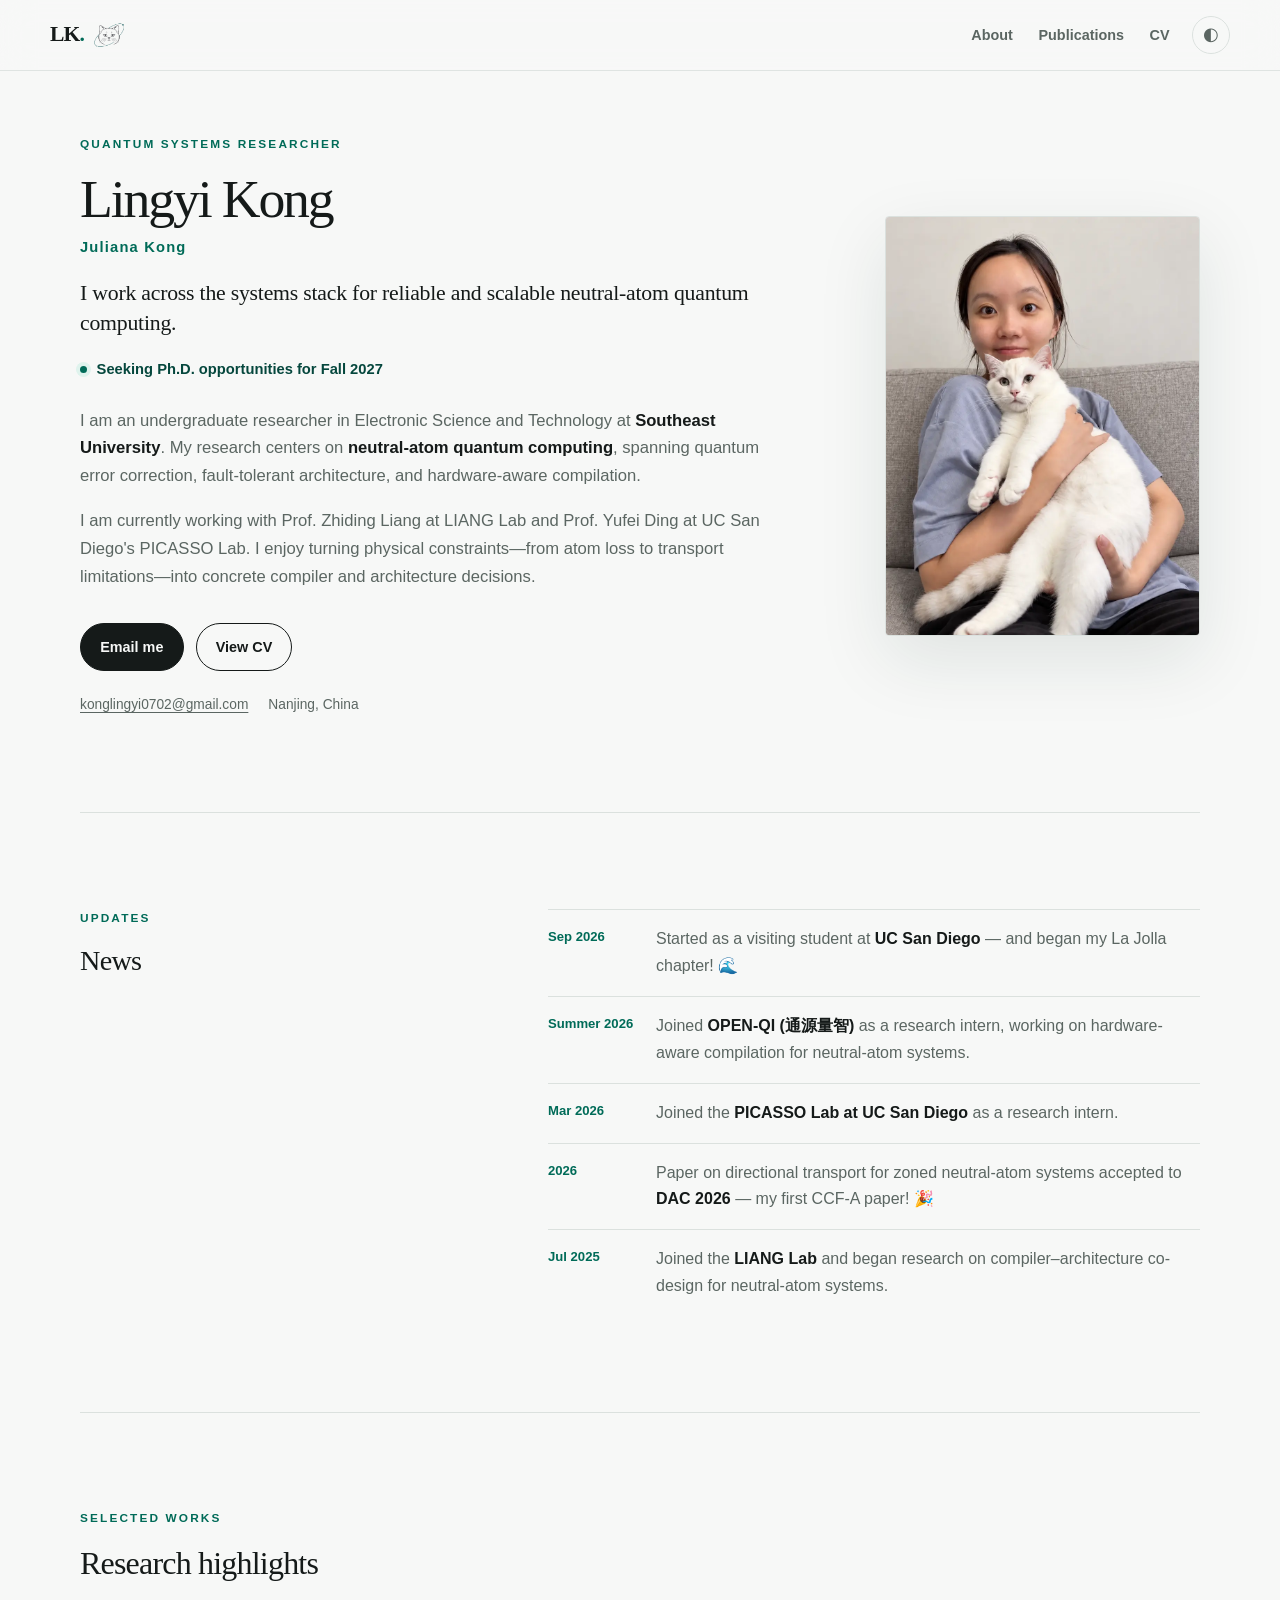
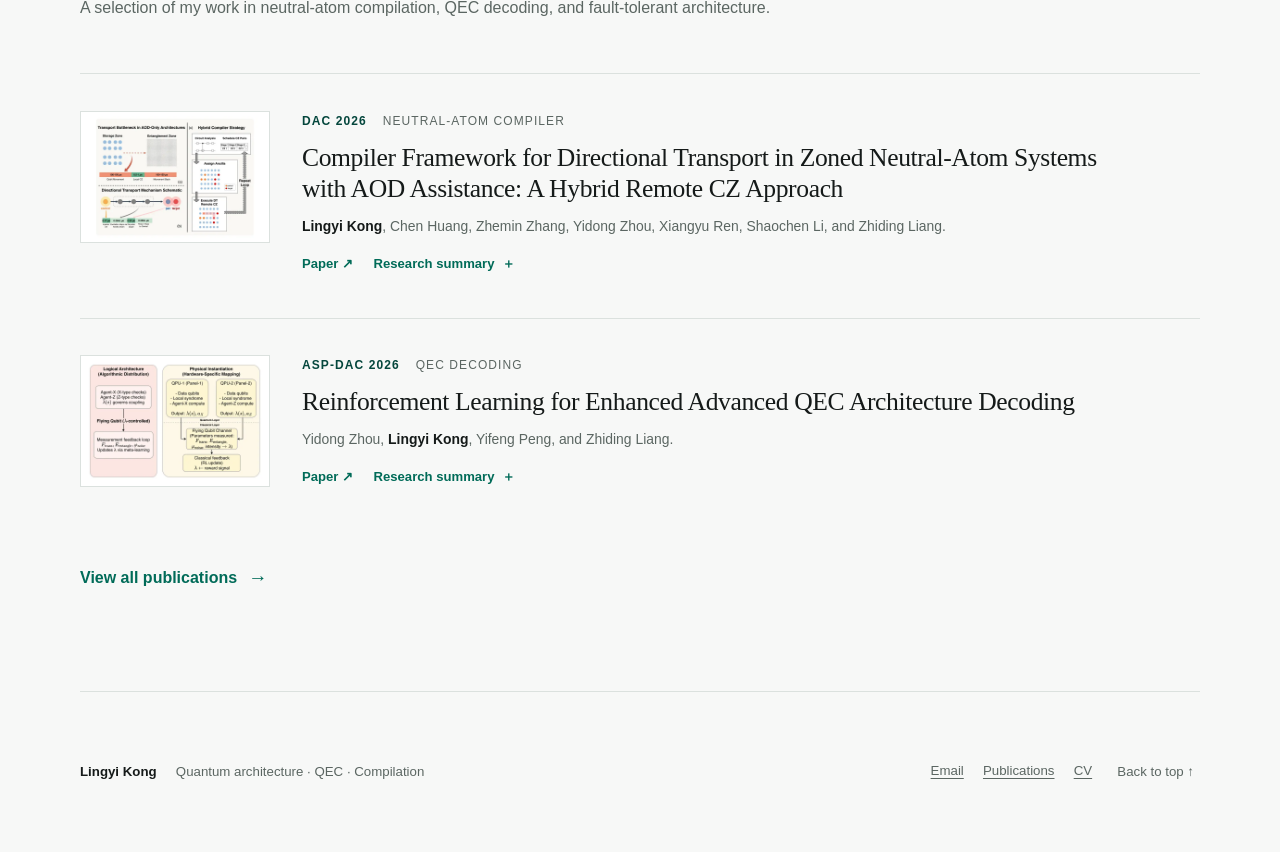
<file: index.html>
<!doctype html>
<html lang="en">
<head>
  <meta charset="utf-8">
  <meta name="viewport" content="width=device-width, initial-scale=1">
  <meta name="description" content="Lingyi Kong researches neutral-atom quantum computing, quantum error correction, and compiler-architecture co-design.">
  <meta name="theme-color" content="#ffffff">
  <title>Lingyi Kong · Quantum Computing Research</title>
  <link rel="icon" type="image/svg+xml" href="data:image/svg+xml,%3Csvg xmlns='http://www.w3.org/2000/svg' viewBox='0 0 64 64'%3E%3Crect width='64' height='64' rx='14' fill='%23006b58'/%3E%3Cpath d='M17 14v36h24v-8H26V14zm22 0L27 31l14 19h10L37 31l12-17z' fill='white'/%3E%3C/svg%3E">
  <link rel="stylesheet" href="assets/styles.css">
  <script type="application/ld+json">
  {
    "@context": "https://schema.org",
    "@type": "Person",
    "name": "Lingyi Kong",
    "alternateName": "Juliana Kong",
    "affiliation": {"@type": "CollegeOrUniversity", "name": "Southeast University"},
    "email": "mailto:lingyi_kong@seu.edu.cn",
    "knowsAbout": ["Neutral-atom quantum computing", "Quantum error correction", "Quantum architecture", "Quantum compilation"]
  }
  </script>
</head>
<body>
  <a class="skip-link" href="#main">Skip to content</a>
  <header class="site-header">
    <div class="nav-wrap">
      <a class="brand-link" href="#about" aria-label="Lingyi Kong, home">
        <span class="wordmark">LK<span>.</span></span>
        <img class="cat-quantum-mark brand-mark" src="assets/cat-quantum-mark.png" width="48" height="48" alt="">
      </a>
      <button class="menu-button" type="button" aria-expanded="false" aria-controls="site-nav">Menu</button>
      <nav id="site-nav" aria-label="Primary navigation">
        <a href="#about">About</a>
        <a href="publications/">Publications</a>
        <a href="cv/">CV</a>
      </nav>
      <button class="theme-button" type="button" aria-label="Switch color theme" title="Switch color theme">
        <span aria-hidden="true">◐</span>
      </button>
    </div>
  </header>

  <main id="main">
    <section class="hero section" id="about">
      <div class="hero-copy reveal">
        <p class="eyebrow">Quantum systems researcher</p>
        <h1>Lingyi Kong</h1>
        <p class="chosen-name">Juliana Kong</p>
        <p class="lede">I work across the systems stack for reliable and scalable neutral-atom quantum computing.</p>
        <p class="availability">Seeking Ph.D. opportunities for Fall 2027</p>
        <div class="intro">
          <p>I am an undergraduate researcher in Electronic Science and Technology at <strong>Southeast University</strong>. My research centers on <strong>neutral-atom quantum computing</strong>, spanning quantum error correction, fault-tolerant architecture, and hardware-aware compilation.</p>
          <p>I am currently working with Prof. Zhiding Liang at LIANG Lab and Prof. Yufei Ding at UC San Diego's PICASSO Lab. I enjoy turning physical constraints—from atom loss to transport limitations—into concrete compiler and architecture decisions.</p>
        </div>
        <div class="hero-actions">
          <a class="button primary" href="mailto:lingyi_kong@seu.edu.cn">Email me</a>
          <a class="button secondary" href="cv/">View CV</a>
        </div>
        <div class="contact-line" aria-label="Contact information">
          <a href="mailto:konglingyi0702@gmail.com">konglingyi0702@gmail.com</a>
          <span>Nanjing, China</span>
        </div>
      </div>

      <figure class="profile-photo reveal">
        <img src="assets/profile-sofa-v4.webp" width="900" height="1200" alt="Lingyi Kong seated on a gray sofa and holding a white cat">
      </figure>
    </section>

    <section class="section highlights reveal" aria-labelledby="highlights-title">
      <div class="section-heading compact-heading">
        <p class="eyebrow">Updates</p>
        <h2 id="highlights-title">News</h2>
      </div>
      <ol class="news-list">
        <li><time>Sep 2026</time><p>Started as a visiting student at <strong>UC San Diego</strong> — and began my La Jolla chapter! 🌊</p></li>
        <li><time>Summer 2026</time><p>Joined <strong>OPEN-QI (通源量智)</strong> as a research intern, working on hardware-aware compilation for neutral-atom systems.</p></li>
        <li><time>Mar 2026</time><p>Joined the <strong>PICASSO Lab at UC San Diego</strong> as a research intern.</p></li>
        <li><time>2026</time><p>Paper on directional transport for zoned neutral-atom systems accepted to <strong>DAC 2026</strong> — my first CCF-A paper! 🎉</p></li>
        <li><time>Jul 2025</time><p>Joined the <strong>LIANG Lab</strong> and began research on compiler–architecture co-design for neutral-atom systems.</p></li>
      </ol>
    </section>

    <section class="section" id="publications" aria-labelledby="publications-title">
      <div class="section-heading reveal">
        <p class="eyebrow">Selected works</p>
        <h2 id="publications-title">Research highlights</h2>
        <p>A selection of my work in neutral-atom compilation, QEC decoding, and fault-tolerant architecture.</p>
      </div>
      <div class="publication-list">
        <article class="publication reveal">
          <figure class="pub-visual pub-figure"><img src="assets/paper-dac-2026-fig1.webp" alt="Directional transport mechanism and hybrid compiler strategy from the DAC 2026 paper"></figure>
          <div class="pub-body">
            <div class="pub-meta"><span class="venue">DAC 2026</span><span>Neutral-atom compiler</span></div>
            <h3>Compiler Framework for Directional Transport in Zoned Neutral-Atom Systems with AOD Assistance: A Hybrid Remote CZ Approach</h3>
            <p class="authors"><strong>Lingyi Kong</strong>, Chen Huang, Zhemin Zhang, Yidong Zhou, Xiangyu Ren, Shaochen Li, and Zhiding Liang.</p>
            <a class="paper-link" href="https://arxiv.org/abs/2604.11000" target="_blank" rel="noopener noreferrer">Paper ↗</a>
            <button class="abstract-toggle" type="button" aria-expanded="false">Research summary <span>＋</span></button>
            <div class="abstract"><p>A compiler and architecture framework combining directional transport with a remote-CZ primitive to reduce entangling latency in zoned neutral-atom systems.</p></div>
          </div>
        </article>

        <article class="publication reveal">
          <figure class="pub-visual pub-figure"><img src="assets/paper-aspdac-2026-fig1.webp" alt="Logical architecture and hardware-specific mapping from the ASP-DAC 2026 paper"></figure>
          <div class="pub-body">
            <div class="pub-meta"><span class="venue">ASP-DAC 2026</span><span>QEC decoding</span></div>
            <h3>Reinforcement Learning for Enhanced Advanced QEC Architecture Decoding</h3>
            <p class="authors">Yidong Zhou, <strong>Lingyi Kong</strong>, Yifeng Peng, and Zhiding Liang.</p>
            <a class="paper-link" href="https://arxiv.org/abs/2601.19279" target="_blank" rel="noopener noreferrer">Paper ↗</a>
            <button class="abstract-toggle" type="button" aria-expanded="false">Research summary <span>＋</span></button>
            <div class="abstract"><p>Reinforcement-learning techniques for improving decoding within advanced quantum error-correction architectures.</p></div>
          </div>
        </article>

      </div>
      <a class="all-publications reveal" href="publications/">View all publications <span aria-hidden="true">→</span></a>
    </section>
  </main>

  <footer>
    <div><strong>Lingyi Kong</strong><span>Quantum architecture · QEC · Compilation</span></div>
    <div><a href="mailto:lingyi_kong@seu.edu.cn">Email</a><a href="publications/">Publications</a><a href="cv/">CV</a><button class="back-top" type="button">Back to top ↑</button></div>
  </footer>

  <script src="assets/script.js"></script>
</body>
</html>
</file>
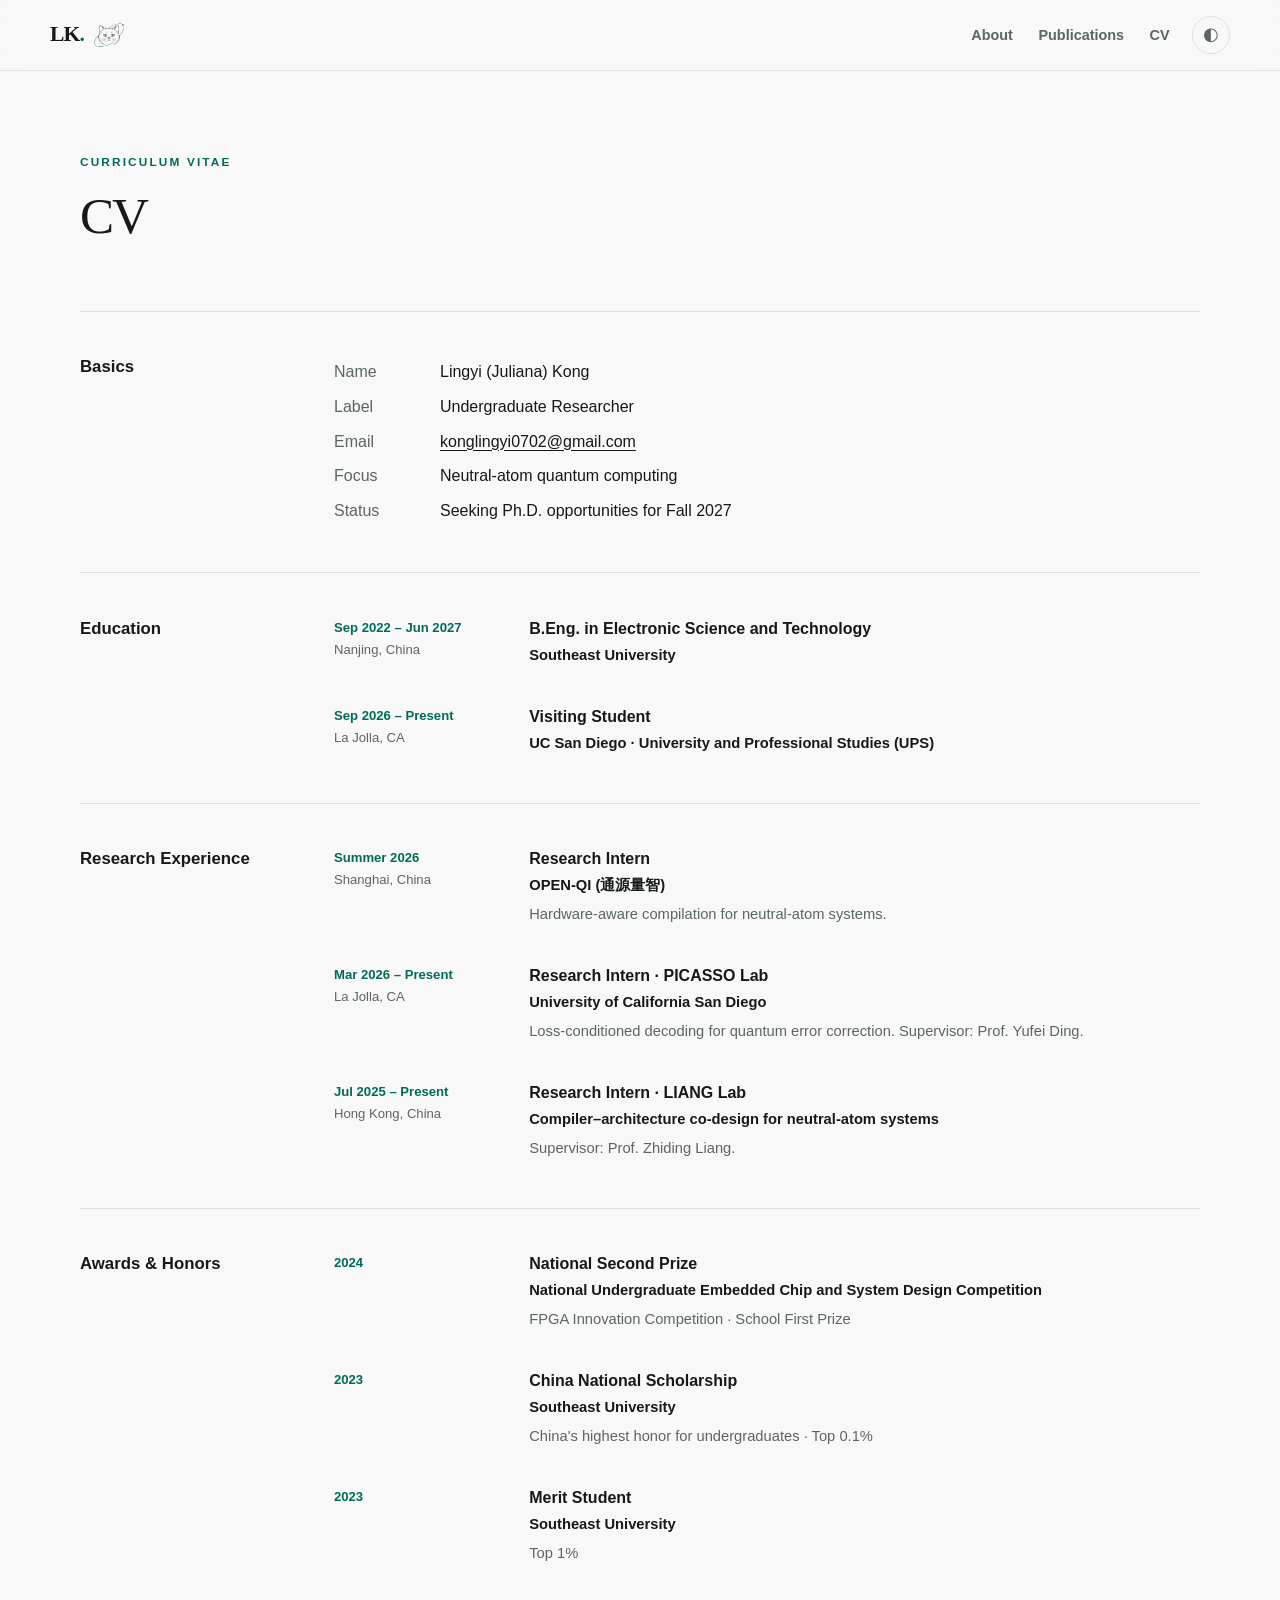
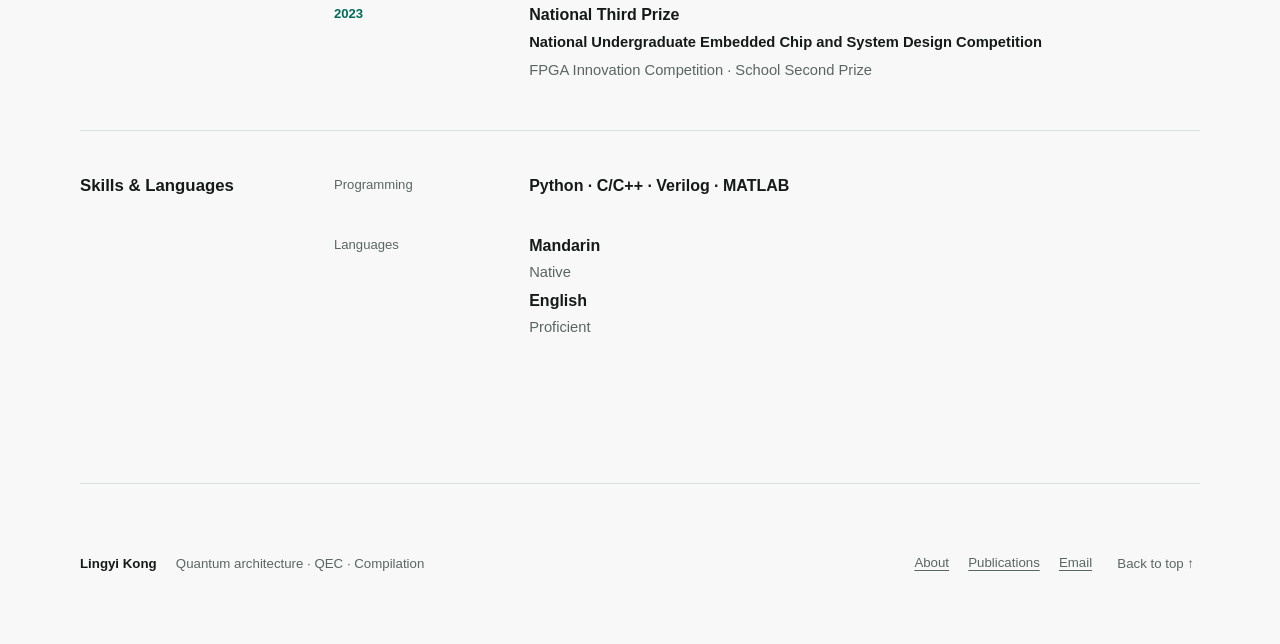
<file: cv/index.html>
<!doctype html>
<html lang="en">
<head>
  <meta charset="utf-8">
  <meta name="viewport" content="width=device-width, initial-scale=1">
  <meta name="description" content="Curriculum vitae of Lingyi Kong, including education, research experience, and honors.">
  <meta name="theme-color" content="#ffffff">
  <title>CV · Lingyi Kong</title>
  <link rel="icon" type="image/svg+xml" href="data:image/svg+xml,%3Csvg xmlns='http://www.w3.org/2000/svg' viewBox='0 0 64 64'%3E%3Crect width='64' height='64' rx='14' fill='%23006b58'/%3E%3Cpath d='M17 14v36h24v-8H26V14zm22 0L27 31l14 19h10L37 31l12-17z' fill='white'/%3E%3C/svg%3E">
  <link rel="stylesheet" href="../assets/styles.css">
</head>
<body>
  <a class="skip-link" href="#main">Skip to content</a>
  <header class="site-header">
    <div class="nav-wrap">
      <a class="brand-link" href="../" aria-label="Lingyi Kong, home">
        <span class="wordmark">LK<span>.</span></span>
        <img class="cat-quantum-mark brand-mark" src="../assets/cat-quantum-mark.png" width="48" height="48" alt="">
      </a>
      <button class="menu-button" type="button" aria-expanded="false" aria-controls="site-nav">Menu</button>
      <nav id="site-nav" aria-label="Primary navigation">
        <a href="../">About</a>
        <a href="../publications/">Publications</a>
        <a href="./" aria-current="page">CV</a>
      </nav>
      <button class="theme-button" type="button" aria-label="Switch color theme" title="Switch color theme"><span aria-hidden="true">◐</span></button>
    </div>
  </header>

  <main id="main">
    <section class="section cv-page">
      <header class="cv-intro reveal">
        <div>
          <p class="eyebrow">Curriculum vitae</p>
          <h1>CV</h1>
        </div>
      </header>

      <section class="cv-section reveal" aria-labelledby="basics-title">
        <h2 id="basics-title">Basics</h2>
        <dl class="cv-basics">
          <div><dt>Name</dt><dd>Lingyi (Juliana) Kong</dd></div>
          <div><dt>Label</dt><dd>Undergraduate Researcher</dd></div>
          <div><dt>Email</dt><dd><a href="mailto:konglingyi0702@gmail.com">konglingyi0702@gmail.com</a></dd></div>
          <div><dt>Focus</dt><dd>Neutral-atom quantum computing</dd></div>
          <div><dt>Status</dt><dd>Seeking Ph.D. opportunities for Fall 2027</dd></div>
        </dl>
      </section>

      <section class="cv-section reveal" aria-labelledby="education-title">
        <h2 id="education-title">Education</h2>
        <div class="cv-entries">
          <article class="cv-entry">
            <div class="cv-when"><time>Sep 2022 – Jun 2027</time><span>Nanjing, China</span></div>
            <div><h3>B.Eng. in Electronic Science and Technology</h3><p class="cv-org">Southeast University</p></div>
          </article>
          <article class="cv-entry">
            <div class="cv-when"><time>Sep 2026 – Present</time><span>La Jolla, CA</span></div>
            <div><h3>Visiting Student</h3><p class="cv-org">UC San Diego · University and Professional Studies (UPS)</p></div>
          </article>
        </div>
      </section>

      <section class="cv-section reveal" aria-labelledby="experience-title">
        <h2 id="experience-title">Research Experience</h2>
        <div class="cv-entries">
          <article class="cv-entry">
            <div class="cv-when"><time>Summer 2026</time><span>Shanghai, China</span></div>
            <div><h3>Research Intern</h3><p class="cv-org">OPEN-QI (通源量智)</p><p>Hardware-aware compilation for neutral-atom systems.</p></div>
          </article>
          <article class="cv-entry">
            <div class="cv-when"><time>Mar 2026 – Present</time><span>La Jolla, CA</span></div>
            <div><h3>Research Intern · PICASSO Lab</h3><p class="cv-org">University of California San Diego</p><p>Loss-conditioned decoding for quantum error correction. Supervisor: Prof. Yufei Ding.</p></div>
          </article>
          <article class="cv-entry">
            <div class="cv-when"><time>Jul 2025 – Present</time><span>Hong Kong, China</span></div>
            <div><h3>Research Intern · LIANG Lab</h3><p class="cv-org">Compiler–architecture co-design for neutral-atom systems</p><p>Supervisor: Prof. Zhiding Liang.</p></div>
          </article>
        </div>
      </section>

      <section class="cv-section reveal" aria-labelledby="awards-title">
        <h2 id="awards-title">Awards &amp; Honors</h2>
        <div class="cv-entries">
          <article class="cv-entry">
            <div class="cv-when"><time>2024</time></div>
            <div><h3>National Second Prize</h3><p class="cv-org">National Undergraduate Embedded Chip and System Design Competition</p><p>FPGA Innovation Competition · School First Prize</p></div>
          </article>
          <article class="cv-entry">
            <div class="cv-when"><time>2023</time></div>
            <div><h3>China National Scholarship</h3><p class="cv-org">Southeast University</p><p>China's highest honor for undergraduates · Top 0.1%</p></div>
          </article>
          <article class="cv-entry">
            <div class="cv-when"><time>2023</time></div>
            <div><h3>Merit Student</h3><p class="cv-org">Southeast University</p><p>Top 1%</p></div>
          </article>
          <article class="cv-entry">
            <div class="cv-when"><time>2023</time></div>
            <div><h3>National Third Prize</h3><p class="cv-org">National Undergraduate Embedded Chip and System Design Competition</p><p>FPGA Innovation Competition · School Second Prize</p></div>
          </article>
        </div>
      </section>

      <section class="cv-section reveal" aria-labelledby="skills-title">
        <h2 id="skills-title">Skills &amp; Languages</h2>
        <div class="cv-entries">
          <article class="cv-entry">
            <div class="cv-when"><span>Programming</span></div>
            <div><h3>Python · C/C++ · Verilog · MATLAB</h3></div>
          </article>
          <article class="cv-entry">
            <div class="cv-when"><span>Languages</span></div>
            <div><h3>Mandarin</h3><p>Native</p><h3>English</h3><p>Proficient</p></div>
          </article>
        </div>
      </section>
    </section>
  </main>

  <footer>
    <div><strong>Lingyi Kong</strong><span>Quantum architecture · QEC · Compilation</span></div>
    <div><a href="../">About</a><a href="../publications/">Publications</a><a href="mailto:lingyi_kong@seu.edu.cn">Email</a><button class="back-top" type="button">Back to top ↑</button></div>
  </footer>
  <script src="../assets/script.js"></script>
</body>
</html>
</file>
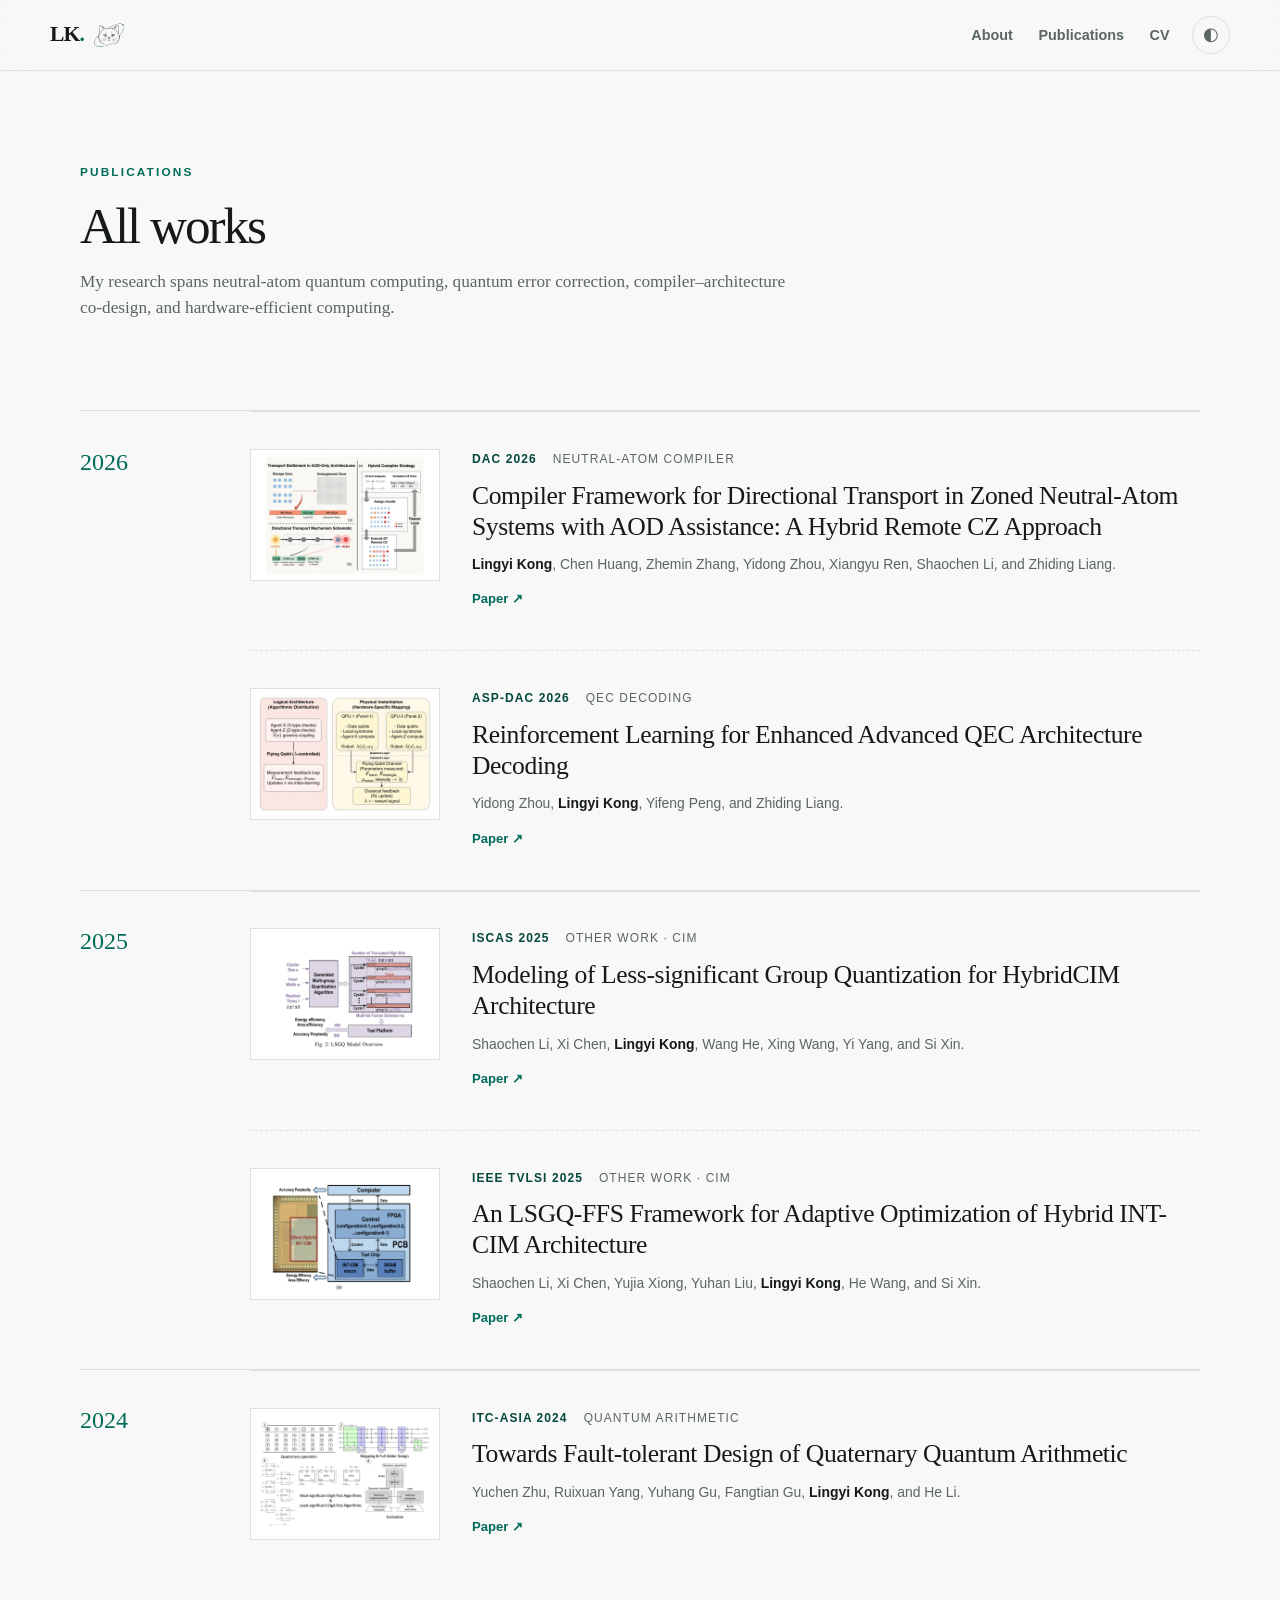
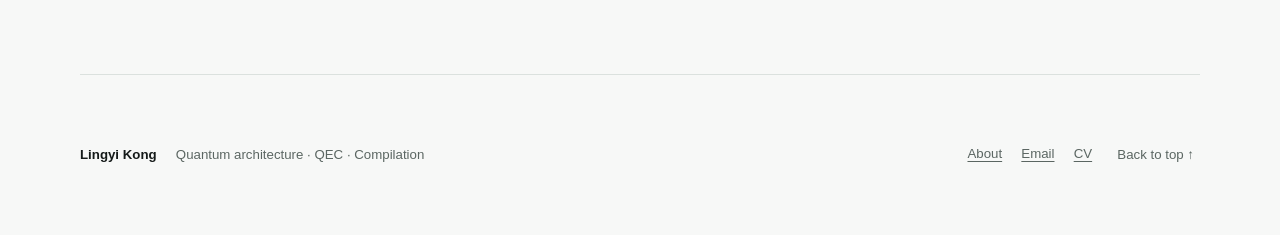
<file: publications/index.html>
<!doctype html>
<html lang="en">
<head>
  <meta charset="utf-8">
  <meta name="viewport" content="width=device-width, initial-scale=1">
  <meta name="description" content="Publications by Lingyi Kong in neutral-atom computing, quantum error correction, quantum architecture, and other hardware systems.">
  <meta name="theme-color" content="#ffffff">
  <title>Publications · Lingyi Kong</title>
  <link rel="icon" type="image/svg+xml" href="data:image/svg+xml,%3Csvg xmlns='http://www.w3.org/2000/svg' viewBox='0 0 64 64'%3E%3Crect width='64' height='64' rx='14' fill='%23006b58'/%3E%3Cpath d='M17 14v36h24v-8H26V14zm22 0L27 31l14 19h10L37 31l12-17z' fill='white'/%3E%3C/svg%3E">
  <link rel="stylesheet" href="../assets/styles.css">
</head>
<body>
  <a class="skip-link" href="#main">Skip to content</a>
  <header class="site-header">
    <div class="nav-wrap">
      <a class="brand-link" href="../" aria-label="Lingyi Kong, home">
        <span class="wordmark">LK<span>.</span></span>
        <img class="cat-quantum-mark brand-mark" src="../assets/cat-quantum-mark.png" width="48" height="48" alt="">
      </a>
      <button class="menu-button" type="button" aria-expanded="false" aria-controls="site-nav">Menu</button>
      <nav id="site-nav" aria-label="Primary navigation">
        <a href="../">About</a>
        <a href="./" aria-current="page">Publications</a>
        <a href="../cv/">CV</a>
      </nav>
      <button class="theme-button" type="button" aria-label="Switch color theme" title="Switch color theme"><span aria-hidden="true">◐</span></button>
    </div>
  </header>

  <main id="main">
    <section class="section publications-page">
      <header class="page-intro reveal">
        <p class="eyebrow">Publications</p>
        <h1>All works</h1>
        <p>My research spans neutral-atom quantum computing, quantum error correction, compiler–architecture co-design, and hardware-efficient computing.</p>
      </header>

      <div class="year-group">
        <div class="year-label reveal"><span>2026</span></div>
        <article class="publication reveal">
          <figure class="pub-visual pub-figure"><img src="../assets/paper-dac-2026-fig1.webp" alt="Directional transport mechanism and hybrid compiler strategy from the DAC 2026 paper"></figure>
          <div class="pub-body">
            <div class="pub-meta"><span class="venue">DAC 2026</span><span>Neutral-atom compiler</span></div>
            <h3>Compiler Framework for Directional Transport in Zoned Neutral-Atom Systems with AOD Assistance: A Hybrid Remote CZ Approach</h3>
            <p class="authors"><strong>Lingyi Kong</strong>, Chen Huang, Zhemin Zhang, Yidong Zhou, Xiangyu Ren, Shaochen Li, and Zhiding Liang.</p>
            <a class="paper-link" href="https://arxiv.org/abs/2604.11000" target="_blank" rel="noopener noreferrer">Paper ↗</a>
          </div>
        </article>
        <article class="publication reveal">
          <figure class="pub-visual pub-figure"><img src="../assets/paper-aspdac-2026-fig1.webp" alt="Logical architecture and hardware-specific mapping from the ASP-DAC 2026 paper"></figure>
          <div class="pub-body">
            <div class="pub-meta"><span class="venue">ASP-DAC 2026</span><span>QEC decoding</span></div>
            <h3>Reinforcement Learning for Enhanced Advanced QEC Architecture Decoding</h3>
            <p class="authors">Yidong Zhou, <strong>Lingyi Kong</strong>, Yifeng Peng, and Zhiding Liang.</p>
            <a class="paper-link" href="https://arxiv.org/abs/2601.19279" target="_blank" rel="noopener noreferrer">Paper ↗</a>
          </div>
        </article>
      </div>

      <div class="year-group">
        <div class="year-label reveal"><span>2025</span></div>
        <article class="publication reveal other-publication">
          <figure class="pub-visual pub-figure"><img src="../assets/paper-iscas-2025-fig2.webp" alt="LSGQ model overview from the ISCAS 2025 paper"></figure>
          <div class="pub-body">
            <div class="pub-meta"><span class="venue">ISCAS 2025</span><span>Other work · CIM</span></div>
            <h3>Modeling of Less-significant Group Quantization for HybridCIM Architecture</h3>
            <p class="authors">Shaochen Li, Xi Chen, <strong>Lingyi Kong</strong>, Wang He, Xing Wang, Yi Yang, and Si Xin.</p>
            <a class="paper-link" href="https://ieeexplore.ieee.org/document/11043555" target="_blank" rel="noopener noreferrer">Paper ↗</a>
          </div>
        </article>
        <article class="publication reveal other-publication">
          <figure class="pub-visual pub-figure"><img src="../assets/paper-tvlsi-2025-fig7a.webp" alt="28-nanometer hybrid INT-CIM die and test platform from the IEEE TVLSI paper"></figure>
          <div class="pub-body">
            <div class="pub-meta"><span class="venue">IEEE TVLSI 2025</span><span>Other work · CIM</span></div>
            <h3>An LSGQ-FFS Framework for Adaptive Optimization of Hybrid INT-CIM Architecture</h3>
            <p class="authors">Shaochen Li, Xi Chen, Yujia Xiong, Yuhan Liu, <strong>Lingyi Kong</strong>, He Wang, and Si Xin.</p>
            <a class="paper-link" href="https://ieeexplore.ieee.org/document/11244865" target="_blank" rel="noopener noreferrer">Paper ↗</a>
          </div>
        </article>
      </div>

      <div class="year-group">
        <div class="year-label reveal"><span>2024</span></div>
        <article class="publication reveal">
          <figure class="pub-visual pub-figure"><img src="../assets/paper-itc-asia-2024-preview.webp" alt="Quaternary quantum operations, full-adder design, algorithms, and evaluation workflow"></figure>
          <div class="pub-body">
            <div class="pub-meta"><span class="venue">ITC-Asia 2024</span><span>Quantum arithmetic</span></div>
            <h3>Towards Fault-tolerant Design of Quaternary Quantum Arithmetic</h3>
            <p class="authors">Yuchen Zhu, Ruixuan Yang, Yuhang Gu, Fangtian Gu, <strong>Lingyi Kong</strong>, and He Li.</p>
            <a class="paper-link" href="https://ieeexplore.ieee.org/document/10661353" target="_blank" rel="noopener noreferrer">Paper ↗</a>
          </div>
        </article>
      </div>
    </section>
  </main>

  <footer>
    <div><strong>Lingyi Kong</strong><span>Quantum architecture · QEC · Compilation</span></div>
    <div><a href="../">About</a><a href="mailto:lingyi_kong@seu.edu.cn">Email</a><a href="../cv/">CV</a><button class="back-top" type="button">Back to top ↑</button></div>
  </footer>
  <script src="../assets/script.js"></script>
</body>
</html>
</file>
<file: assets/styles.css>
:root {
  color-scheme: light;
  --bg: #f7f8f7;
  --surface: #ffffff;
  --ink: #151a19;
  --muted: #5b6662;
  --line: #dbe1de;
  --accent: #006b58;
  --accent-soft: #dff3ed;
  --accent-deep: #05473d;
  --serif: Georgia, 'Times New Roman', serif;
  --sans: Inter, ui-sans-serif, -apple-system, BlinkMacSystemFont, 'Segoe UI', sans-serif;
  --shadow: 0 24px 70px rgba(19, 49, 42, .1);
}

[data-theme="dark"] {
  color-scheme: dark;
  --bg: #0e1412;
  --surface: #151d1a;
  --ink: #eef4f1;
  --muted: #aab7b2;
  --line: #2a3833;
  --accent: #6edbc2;
  --accent-soft: #173d34;
  --accent-deep: #a7edde;
  --shadow: 0 24px 70px rgba(0, 0, 0, .35);
}

* { box-sizing: border-box; }
html { scroll-behavior: smooth; scroll-padding-top: 90px; }
body { margin: 0; background: var(--bg); color: var(--ink); font-family: var(--sans); font-size: 16px; line-height: 1.68; }
a { color: inherit; }
button { font: inherit; }
.skip-link { position: fixed; left: 1rem; top: -5rem; z-index: 100; padding: .7rem 1rem; background: var(--ink); color: var(--bg); }
.skip-link:focus { top: 1rem; }

.site-header { position: sticky; top: 0; z-index: 50; border-bottom: 1px solid color-mix(in srgb, var(--line) 85%, transparent); background: color-mix(in srgb, var(--bg) 88%, transparent); backdrop-filter: blur(16px); }
.nav-wrap { width: min(1180px, calc(100% - 40px)); min-height: 70px; margin: 0 auto; display: flex; align-items: center; gap: 1.4rem; }
.brand-link { display: inline-flex; align-items: center; gap: .45rem; color: inherit; text-decoration: none; }
.wordmark { font: 700 1.35rem/1 var(--serif); letter-spacing: -.04em; }
.wordmark span { color: var(--accent); }
nav { margin-left: auto; display: flex; align-items: center; gap: 1.6rem; }
nav a { color: var(--muted); font-size: .9rem; font-weight: 620; text-decoration: none; }
nav a:hover, nav a:focus-visible { color: var(--accent); }
.theme-button, .menu-button, .back-top { border: 0; color: var(--muted); background: none; cursor: pointer; }
.theme-button { width: 38px; height: 38px; border: 1px solid var(--line); border-radius: 50%; font-size: 1.1rem; }
.menu-button { display: none; margin-left: auto; }

.section { width: min(1120px, calc(100% - 40px)); margin: 0 auto; padding: 96px 0; border-bottom: 1px solid var(--line); }
.hero { min-height: 640px; display: grid; grid-template-columns: minmax(0, 1.45fr) minmax(290px, .65fr); align-items: center; gap: 8vw; padding-top: 64px; }
.eyebrow { margin: 0 0 1rem; color: var(--accent); font-size: .74rem; font-weight: 760; letter-spacing: .18em; text-transform: uppercase; }
.cat-quantum-mark { width: 56px; height: 56px; object-fit: contain; opacity: .86; }
.brand-mark { width: 36px; height: 36px; }
[data-theme="dark"] .cat-quantum-mark { filter: invert(1) brightness(1.15); opacity: .78; }
h1, h2, h3, p { margin-top: 0; }
h1 { margin-bottom: .9rem; font: 500 clamp(2.75rem, 4.2vw, 3.6rem)/1.05 var(--serif); letter-spacing: -.04em; }
.chosen-name { margin: -0.4rem 0 1.1rem; color: var(--accent); font-size: .92rem; font-weight: 650; letter-spacing: .08em; }
.lede { max-width: 680px; margin-bottom: 1.65rem; font: 400 clamp(1.18rem, 1.7vw, 1.42rem)/1.4 var(--serif); letter-spacing: -.01em; }
.availability { display: flex; align-items: center; gap: .6rem; margin: -0.5rem 0 1.55rem; color: var(--accent-deep); font-size: .92rem; font-weight: 680; }
.availability::before { content: ""; flex: 0 0 auto; width: 7px; height: 7px; border-radius: 50%; background: var(--accent); box-shadow: 0 0 0 4px var(--accent-soft); }
.intro { max-width: 720px; color: var(--muted); font-size: 1.04rem; }
.intro strong { color: var(--ink); font-weight: 650; }
.hero-actions { display: flex; flex-wrap: wrap; gap: .75rem; margin: 2rem 0 1.35rem; }
.button { display: inline-flex; min-height: 46px; align-items: center; justify-content: center; padding: .7rem 1.2rem; border: 1px solid var(--ink); border-radius: 100px; font-size: .9rem; font-weight: 700; text-decoration: none; transition: transform .2s ease, background .2s ease; }
.button:hover { transform: translateY(-2px); }
.button.primary { background: var(--ink); color: var(--bg); }
.button.secondary { background: transparent; }
.contact-line { display: flex; flex-wrap: wrap; gap: .4rem 1.25rem; color: var(--muted); font-size: .86rem; }
.contact-line a { text-underline-offset: 3px; }

.identity-card { overflow: hidden; min-height: 465px; display: flex; flex-direction: column; border: 1px solid var(--line); border-radius: 4px; background: var(--surface); box-shadow: var(--shadow); }
.atom-field { position: relative; flex: 1; min-height: 370px; overflow: hidden; background: radial-gradient(circle at 50% 43%, var(--accent-soft) 0 7%, transparent 7.2%), repeating-linear-gradient(0deg, transparent 0 31px, color-mix(in srgb, var(--line) 55%, transparent) 32px), repeating-linear-gradient(90deg, transparent 0 31px, color-mix(in srgb, var(--line) 55%, transparent) 32px); }
.nucleus { position: absolute; left: 50%; top: 45%; z-index: 3; width: 92px; height: 92px; display: grid; place-items: center; transform: translate(-50%, -50%); border-radius: 50%; color: #fff; background: var(--accent-deep); font: 500 2rem/1 var(--serif); box-shadow: 0 0 0 18px color-mix(in srgb, var(--accent-soft) 70%, transparent); }
.orbit { position: absolute; left: 50%; top: 45%; width: 260px; height: 95px; border: 1px solid var(--accent); border-radius: 50%; opacity: .62; }
.orbit-a { transform: translate(-50%, -50%) rotate(0); }
.orbit-b { transform: translate(-50%, -50%) rotate(60deg); }
.orbit-c { transform: translate(-50%, -50%) rotate(-60deg); }
.dot { position: absolute; width: 10px; height: 10px; border-radius: 50%; background: var(--accent); box-shadow: 0 0 0 6px color-mix(in srgb, var(--accent-soft) 78%, transparent); }
.d1 { left: 18%; top: 23%; }.d2 { right: 18%; top: 30%; }.d3 { left: 22%; bottom: 22%; }.d4 { right: 20%; bottom: 19%; }
.identity-meta { padding: 1.3rem 1.4rem 1.45rem; border-top: 1px solid var(--line); }
.identity-meta span { display: block; margin-bottom: .15rem; color: var(--muted); font-size: .75rem; text-transform: uppercase; letter-spacing: .12em; }
.identity-meta strong { font: 500 1.25rem/1.25 var(--serif); }
.profile-photo { margin: 0; overflow: hidden; aspect-ratio: 3 / 4; border: 1px solid var(--line); border-radius: 4px; background: var(--surface); box-shadow: var(--shadow); }
.profile-photo img { display: block; width: 100%; height: 100%; object-fit: cover; object-position: center; }

.section-heading { max-width: 720px; margin-bottom: 3.2rem; }
.section-heading h2, .closing h2 { margin-bottom: .85rem; font: 500 clamp(1.7rem, 2.5vw, 2.3rem)/1.15 var(--serif); letter-spacing: -.025em; }
.section-heading > p:last-child { color: var(--muted); }
.compact-heading { margin-bottom: 2rem; }
.compact-heading h2 { font-size: clamp(1.65rem, 2.2vw, 2.05rem); }

.highlights { display: grid; grid-template-columns: .75fr 1.25fr; gap: 6vw; }
.news-list { margin: 0; padding: 0; list-style: none; }
.news-list li { display: grid; grid-template-columns: 92px 1fr; gap: 1rem; padding: 1rem 0; border-top: 1px solid var(--line); }
.news-list time { color: var(--accent); font-size: .82rem; font-weight: 750; }
.news-list p { margin: 0; color: var(--muted); }
.news-list strong { color: var(--ink); }
.news-list a { color: inherit; text-decoration-color: var(--accent); text-underline-offset: .18em; }

.research-grid { display: grid; grid-template-columns: repeat(3, 1fr); gap: 1rem; }
.research-card { min-height: 410px; display: flex; flex-direction: column; padding: 1.7rem; border: 1px solid var(--line); background: var(--surface); }
.card-index { margin-bottom: 4.8rem; color: var(--accent); font-size: .77rem; font-weight: 740; }
.research-card h3 { max-width: 230px; font: 500 1.7rem/1.08 var(--serif); }
.research-card p { color: var(--muted); }
.research-card ul { margin: auto 0 0; padding: 1rem 0 0; border-top: 1px solid var(--line); list-style: none; color: var(--muted); font-size: .82rem; }
.research-card li { padding: .14rem 0; }

.publication-list { display: flex; flex-direction: column; }
.publication { display: grid; grid-template-columns: 190px 1fr; gap: 2rem; padding: 2.3rem 0; border-top: 1px solid var(--line); }
.pub-visual { position: relative; height: 132px; overflow: hidden; border: 1px solid var(--line); background: var(--surface); }
.pub-figure { margin: 0; padding: 4px; background: #fff; }
.pub-figure img { width: 100%; height: 100%; object-fit: contain; display: block; }
.pub-body h3 { max-width: 820px; margin-bottom: .7rem; font: 500 clamp(1.25rem, 2vw, 1.72rem)/1.22 var(--serif); letter-spacing: -.015em; }
.pub-meta { display: flex; flex-wrap: wrap; gap: .5rem 1rem; margin-bottom: .65rem; color: var(--muted); font-size: .75rem; text-transform: uppercase; letter-spacing: .09em; }
.venue { color: var(--accent-deep); font-weight: 800; }
.venue.preprint { color: #9a5d00; }
[data-theme="dark"] .venue.preprint { color: #f2bd68; }
.authors { margin-bottom: .55rem; color: var(--muted); font-size: .87rem; }
.authors strong { color: var(--ink); }
.paper-link { display: inline-block; margin: .08rem 1rem .2rem 0; color: var(--accent); font-size: .82rem; font-weight: 750; text-decoration: none; }
.paper-link:hover { text-decoration: underline; text-underline-offset: .2em; }
.paper-link:focus-visible { outline: 2px solid var(--accent); outline-offset: 3px; }
.abstract-toggle { padding: .35rem 0; border: 0; color: var(--accent); background: none; cursor: pointer; font-size: .82rem; font-weight: 700; }
.abstract-toggle span { display: inline-block; margin-left: .25rem; transition: transform .2s ease; }
.abstract-toggle[aria-expanded="true"] span { transform: rotate(45deg); }
.abstract { display: grid; grid-template-rows: 0fr; transition: grid-template-rows .25s ease; }
.abstract > p { overflow: hidden; margin: 0; color: var(--muted); font-size: .9rem; }
.abstract.open { grid-template-rows: 1fr; }
.abstract.open > p { padding-top: .55rem; }

.visual-transport span { position: absolute; width: 12px; height: 12px; border-radius: 50%; background: var(--accent); }
.visual-transport span:nth-child(1){left:18%;top:26%}.visual-transport span:nth-child(2){left:44%;top:67%}.visual-transport span:nth-child(3){right:18%;top:28%}.visual-transport span:nth-child(4){right:31%;bottom:14%}
.visual-transport:before,.visual-transport:after { content:""; position:absolute; left:20%; top:32%; width:62%; height:1px; background:var(--accent); transform:rotate(12deg); transform-origin:left; }
.visual-transport:after { top:70%; transform:rotate(-32deg); }
.visual-decode { background: repeating-linear-gradient(90deg, var(--surface) 0 23px, var(--accent-soft) 24px 25px), repeating-linear-gradient(0deg, transparent 0 23px, var(--accent-soft) 24px 25px); }
.visual-decode span { position:absolute; width:9px; height:9px; border:2px solid var(--accent); transform:rotate(45deg); }.visual-decode span:nth-child(1){left:25%;top:27%}.visual-decode span:nth-child(2){left:51%;top:57%;background:var(--accent)}.visual-decode span:nth-child(3){right:17%;top:18%}.visual-decode span:nth-child(4){right:28%;bottom:11%;background:var(--accent)}
.visual-pipeline { display:flex; align-items:center; justify-content:center; gap:9px; }.visual-pipeline span { width:24px; height:64px; border:1px solid var(--accent); background:var(--accent-soft); }.visual-pipeline span:nth-child(2){height:88px}.visual-pipeline span:nth-child(3){height:50px}.visual-pipeline span:nth-child(4){height:74px}
.visual-quaternary { display:grid; grid-template-columns:repeat(2,1fr); }.visual-quaternary span { display:grid; place-items:center; border:1px solid var(--line); color:var(--accent); font:500 1.3rem var(--serif); }
.visual-cim { display: grid; grid-template-columns: repeat(4, 1fr); gap: 7px; padding: 22px; }
.visual-cim span { border: 1px solid var(--line); background: linear-gradient(to top, var(--accent-soft) 0 62%, transparent 62%); }

.all-publications { display: inline-flex; align-items: center; gap: .7rem; margin-top: 2rem; color: var(--accent); font-weight: 750; text-decoration: none; }
.all-publications span { font-size: 1.2rem; transition: transform .2s ease; }
.all-publications:hover span { transform: translateX(4px); }
.publications-page { padding-top: 92px; }
.page-intro { max-width: 820px; margin-bottom: 5.5rem; }
.page-intro h1 { margin-bottom: 1rem; font-size: clamp(2.5rem, 4vw, 3.2rem); }
.page-intro > p:last-child { max-width: 720px; color: var(--muted); font: 400 clamp(1.05rem, 1.35vw, 1.2rem)/1.55 var(--serif); }
.year-group { display: grid; grid-template-columns: 130px 1fr; column-gap: 2.5rem; border-top: 1px solid var(--line); }
.year-label { padding-top: 2.35rem; }
.year-label span { display: block; color: var(--accent); font: 500 1.5rem var(--serif); }
.year-label small { color: var(--muted); font-size: .72rem; }
.year-group .publication { grid-column: 2; }
.year-group .publication + .publication { border-top-style: dashed; }
.pub-note { margin: .4rem 0 0; color: var(--muted); font-size: .86rem; }
.other-publication { opacity: .86; }

.cv-page { padding-top: 82px; }
.cv-intro { display: flex; align-items: end; justify-content: space-between; gap: 2rem; margin-bottom: 4.25rem; }
.cv-intro h1 { margin: 0; font-size: clamp(2.5rem, 4vw, 3.2rem); }
.cv-section { display: grid; grid-template-columns: 190px 1fr; column-gap: 4rem; padding: 2.7rem 0; border-top: 1px solid var(--line); }
.cv-section > h2 { margin: 0; font: 700 1.05rem/1.45 var(--sans); }
.cv-entries { min-width: 0; }
.cv-entry { display: grid; grid-template-columns: 160px 1fr; column-gap: 2.2rem; padding: 0 0 2.1rem; }
.cv-entry:last-child { padding-bottom: 0; }
.cv-when time, .cv-when span { display: block; color: var(--muted); font-size: .82rem; }
.cv-when time { color: var(--accent); font-weight: 750; }
.cv-entry h3 { margin-bottom: .15rem; font: 650 1rem/1.48 var(--sans); }
.cv-entry p { margin-bottom: .25rem; color: var(--muted); font-size: .92rem; }
.cv-entry .cv-org { color: var(--ink); font-weight: 650; }
.cv-basics { margin: 0; }
.cv-basics div { display: grid; grid-template-columns: 90px 1fr; gap: 1rem; padding: .25rem 0; }
.cv-basics dt { color: var(--muted); }
.cv-basics dd { margin: 0; }
.cv-basics a { text-underline-offset: 3px; }

.other-work { margin-top: 1.8rem; border-top: 1px solid var(--line); border-bottom: 1px solid var(--line); }
.other-work summary { display: flex; justify-content: space-between; gap: 1rem; padding: 1.25rem 0; cursor: pointer; font-weight: 700; }
.other-count { color: var(--muted); font-size: .82rem; font-weight: 500; }
.other-content { padding: .25rem 0 1.5rem; }
.other-content article { display: grid; grid-template-columns: 150px 1fr; gap: 1rem; padding: .65rem 0; }
.other-content article span { color: var(--accent); font-size: .78rem; font-weight: 750; }
.other-content p { margin: 0; color: var(--muted); }
.prose-other p { max-width: 760px; }

.timeline { border-top: 1px solid var(--line); }
.timeline-item { display: grid; grid-template-columns: minmax(190px, .6fr) 1.4fr; gap: 3rem; padding: 2rem 0; border-bottom: 1px solid var(--line); }
.timeline-item time, .timeline-item > div:first-child span { display: block; color: var(--muted); font-size: .82rem; }
.timeline-item time { color: var(--accent); font-weight: 750; }
.timeline-item h3 { margin-bottom: .15rem; font: 500 1.4rem var(--serif); }
.timeline-item p { max-width: 720px; margin-bottom: 0; color: var(--muted); }
.timeline-item .supervisor { margin-bottom: .65rem; color: var(--ink); font-size: .84rem; }

.closing { display: grid; grid-template-columns: 1fr .85fr; gap: 8vw; }
.closing-details { padding-top: 1.9rem; }
.closing-details p { padding: 1rem 0; border-top: 1px solid var(--line); color: var(--muted); }
.closing-details strong { color: var(--ink); }
footer { width: min(1120px, calc(100% - 40px)); min-height: 160px; margin: 0 auto; display: flex; align-items: center; justify-content: space-between; gap: 2rem; color: var(--muted); font-size: .83rem; }
footer > div { display: flex; flex-wrap: wrap; gap: .5rem 1.2rem; }
footer strong { color: var(--ink); }
footer a { text-underline-offset: 3px; }

.reveal { opacity: 0; transform: translateY(18px); transition: opacity .55s ease, transform .55s ease; }
.reveal.visible { opacity: 1; transform: none; }
@media (prefers-reduced-motion: reduce) { html { scroll-behavior: auto; } .reveal { opacity: 1; transform: none; transition: none; } }

@media (max-width: 820px) {
  .menu-button { display: block; }
  nav { position: absolute; left: 20px; right: 20px; top: 64px; display: none; flex-direction: column; align-items: stretch; gap: 0; padding: .5rem; border: 1px solid var(--line); background: var(--surface); box-shadow: var(--shadow); }
  nav.open { display: flex; }
  nav a { padding: .75rem; }
  .hero { grid-template-columns: 1fr; min-height: 0; gap: 4rem; padding-top: 76px; }
  .identity-card { min-height: 390px; }
  .highlights, .closing { grid-template-columns: 1fr; gap: 2rem; }
  .cv-section { grid-template-columns: 1fr; row-gap: 1.8rem; }
  .research-grid { grid-template-columns: 1fr; }
  .research-card { min-height: 330px; }
  .card-index { margin-bottom: 2.4rem; }
}

@media (max-width: 600px) {
  .nav-wrap, .section, footer { width: min(100% - 28px, 1120px); }
  .section { padding: 76px 0; }
  h1 { font-size: clamp(2.45rem, 11vw, 3.15rem); }
  .lede { font-size: 1.2rem; }
  .brand-mark { width: 34px; height: 34px; }
  .publication { grid-template-columns: 1fr; gap: 1.2rem; }
  .pub-visual { height: 118px; }
  .timeline-item { grid-template-columns: 1fr; gap: .8rem; }
  .other-work summary { flex-direction: column; gap: .25rem; }
  .other-content article { grid-template-columns: 1fr; gap: .1rem; }
  footer { align-items: flex-start; flex-direction: column; justify-content: center; }
  .year-group { grid-template-columns: 1fr; }
  .year-label { padding: 1.5rem 0 .2rem; }
  .year-group .publication { grid-column: 1; }
  .news-list li { grid-template-columns: 78px 1fr; }
  .cv-intro { align-items: flex-start; flex-direction: column; margin-bottom: 3rem; }
  .cv-entry { grid-template-columns: 1fr; row-gap: .55rem; padding-bottom: 2rem; }
}
</file>
